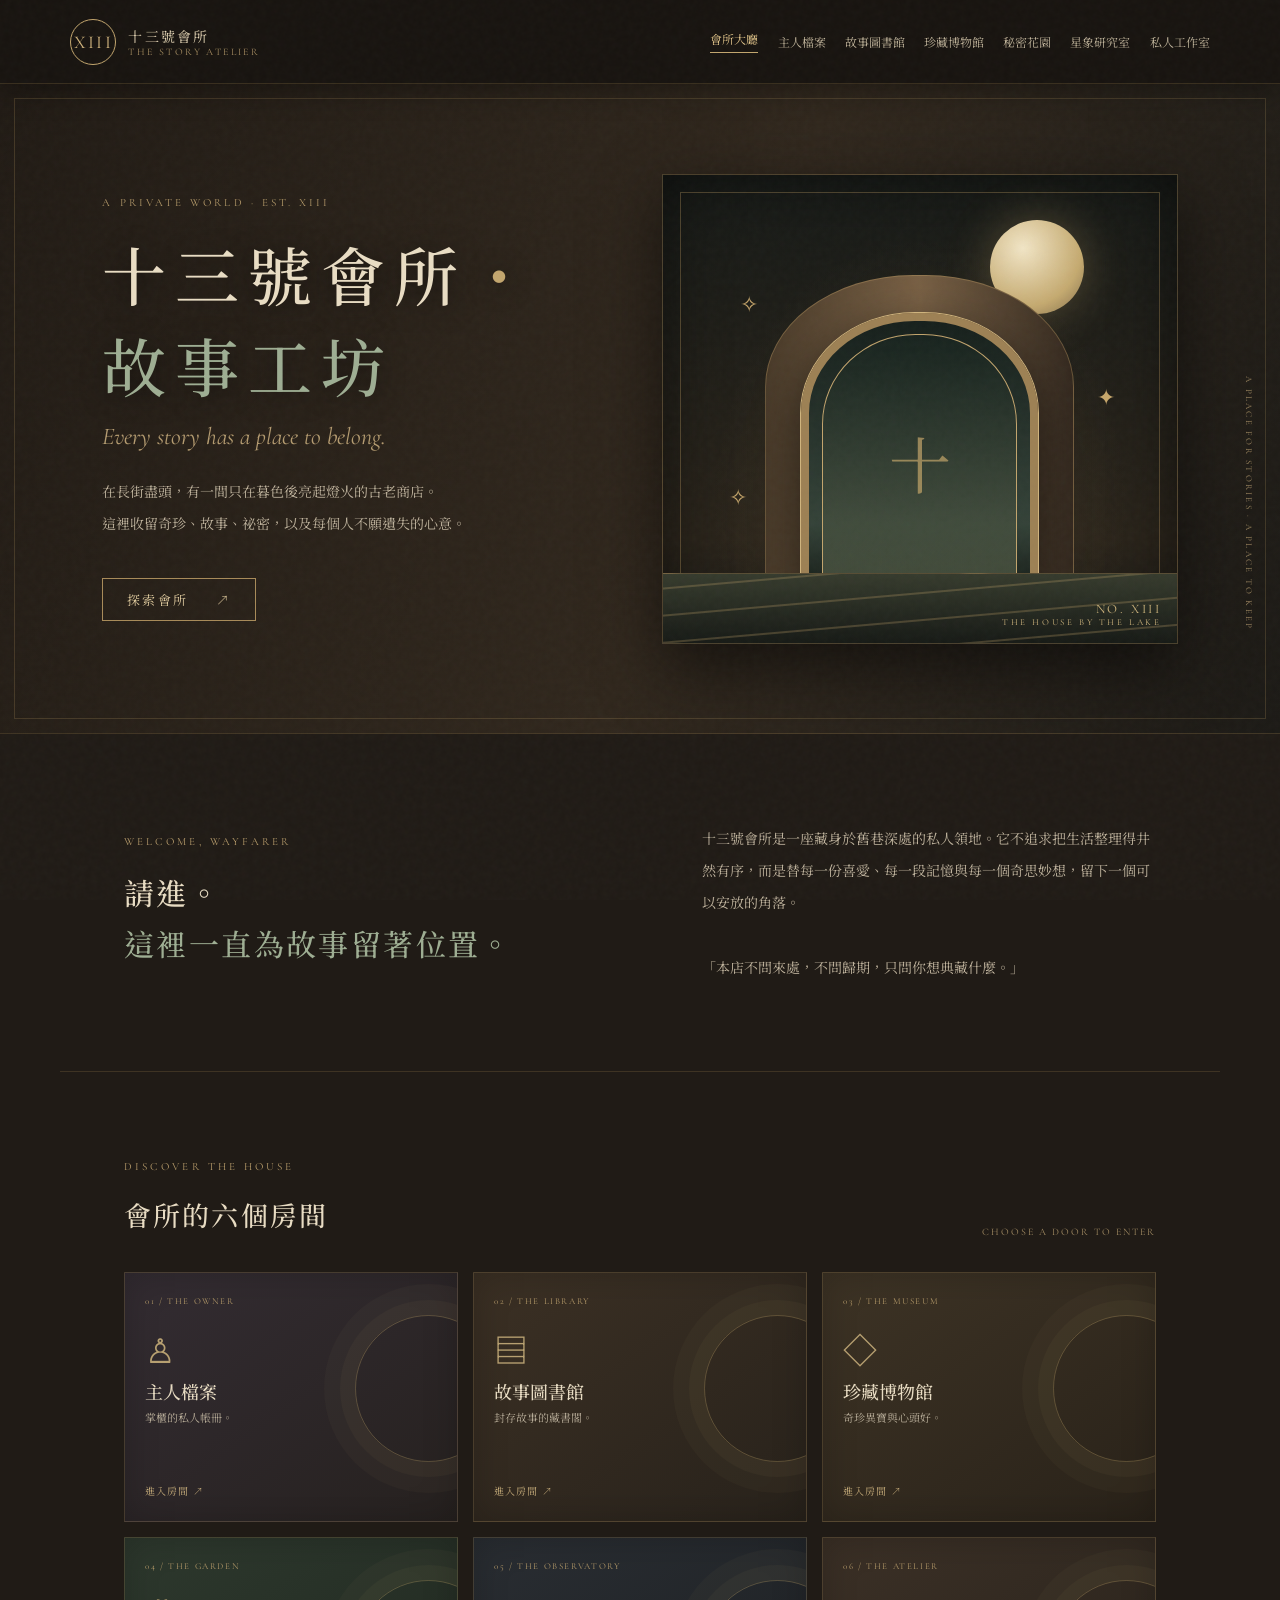
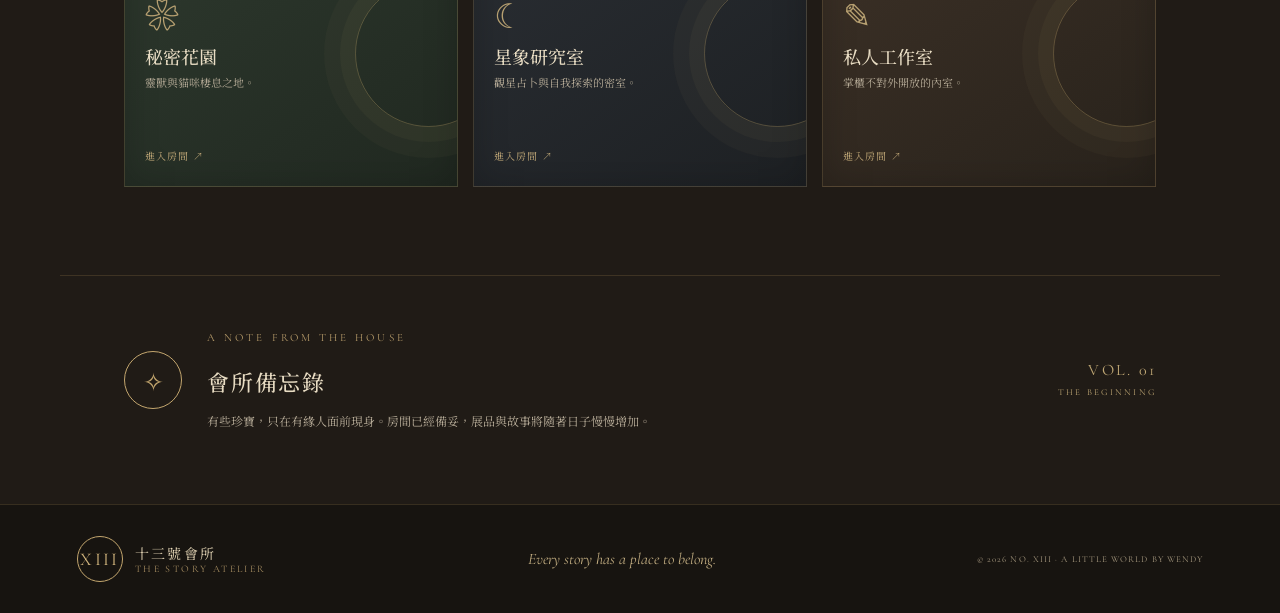
<file: index.html>
<!doctype html>
<html lang="zh-Hant">
<head>
<meta charset="utf-8"><meta name="viewport" content="width=device-width,initial-scale=1">
<meta name="description" content="十三號會所・故事工坊——每個故事，都值得擁有一個安放的地方。">
<title>十三號會所・故事工坊 | NO. XIII</title><link rel="stylesheet" href="style.css">
</head>
<body>
<div class="grain"></div>
<header class="topbar"><a class="brand" href="index.html"><span class="brand-mark">XIII</span><span>十三號會所<small>THE STORY ATELIER</small></span></a><button class="menu-toggle" aria-label="開啟選單" aria-expanded="false">☰</button><nav><a class="active" href="index.html">會所大廳</a><a href="owner.html">主人檔案</a><a href="library.html">故事圖書館</a><a href="museum.html">珍藏博物館</a><a href="garden.html">秘密花園</a><a href="observatory.html">星象研究室</a><a href="atelier.html">私人工作室</a></nav></header>
<main>
<section class="hero"><div class="hero-copy"><p class="eyebrow">A PRIVATE WORLD · EST. XIII</p><h1>十三號會所<span>・</span><br><em>故事工坊</em></h1><p class="hero-en">Every story has a place to belong.</p><p class="hero-desc">在長街盡頭，有一間只在暮色後亮起燈火的古老商店。<br>這裡收留奇珍、故事、祕密，以及每個人不願遺失的心意。</p><a class="cta" href="#rooms">探索會所 <span>↗</span></a></div><div class="hero-art"><div class="moon"></div><div class="arch arch-back"></div><div class="arch arch-front"><div class="arch-window"></div></div><div class="water"></div><div class="spark s1">✧</div><div class="spark s2">✦</div><div class="spark s3">✧</div><div class="art-label">NO. XIII <small>THE HOUSE BY THE LAKE</small></div></div><div class="hero-side">A PLACE FOR STORIES · A PLACE TO KEEP</div></section>
<section class="intro section-wrap"><div><p class="eyebrow">WELCOME, WAYFARER</p><h2>請進。<br><em>這裡一直為故事留著位置。</em></h2></div><p>十三號會所是一座藏身於舊巷深處的私人領地。它不追求把生活整理得井然有序，而是替每一份喜愛、每一段記憶與每一個奇思妙想，留下一個可以安放的角落。<br><br>「本店不問來處，不問歸期，只問你想典藏什麼。」</p></section>
<section id="rooms" class="rooms section-wrap"><div class="section-heading"><div><p class="eyebrow">DISCOVER THE HOUSE</p><h2>會所的六個房間</h2></div><span class="heading-note">CHOOSE A DOOR TO ENTER</span></div><div class="room-grid">
<a class="room-card room-owner" href="owner.html"><span class="room-no">01 / THE OWNER</span><span class="room-symbol">♙</span><h3>主人檔案</h3><p>掌櫃的私人帳冊。</p><b>進入房間 ↗</b></a>
<a class="room-card room-library" href="library.html"><span class="room-no">02 / THE LIBRARY</span><span class="room-symbol">▤</span><h3>故事圖書館</h3><p>封存故事的藏書閣。</p><b>進入房間 ↗</b></a>
<a class="room-card room-museum" href="museum.html"><span class="room-no">03 / THE MUSEUM</span><span class="room-symbol">◇</span><h3>珍藏博物館</h3><p>奇珍異寶與心頭好。</p><b>進入房間 ↗</b></a>
<a class="room-card room-garden" href="garden.html"><span class="room-no">04 / THE GARDEN</span><span class="room-symbol">❀</span><h3>秘密花園</h3><p>靈獸與貓咪棲息之地。</p><b>進入房間 ↗</b></a>
<a class="room-card room-observatory" href="observatory.html"><span class="room-no">05 / THE OBSERVATORY</span><span class="room-symbol">☾</span><h3>星象研究室</h3><p>觀星占卜與自我探索的密室。</p><b>進入房間 ↗</b></a>
<a class="room-card room-atelier" href="atelier.html"><span class="room-no">06 / THE ATELIER</span><span class="room-symbol">✎</span><h3>私人工作室</h3><p>掌櫃不對外開放的內室。</p><b>進入房間 ↗</b></a>
</div></section>
<section class="notice section-wrap"><div class="notice-icon">✧</div><div><p class="eyebrow">A NOTE FROM THE HOUSE</p><h2>會所備忘錄</h2><p>有些珍寶，只在有緣人面前現身。房間已經備妥，展品與故事將隨著日子慢慢增加。</p></div><div class="notice-date">VOL. 01<br><small>THE BEGINNING</small></div></section>
</main>
<footer><a class="brand" href="index.html"><span class="brand-mark">XIII</span><span>十三號會所<small>THE STORY ATELIER</small></span></a><p>Every story has a place to belong.</p><small>© 2026 NO. XIII · A LITTLE WORLD BY WENDY</small></footer>
<script src="script.js"></script></body></html>
</file>
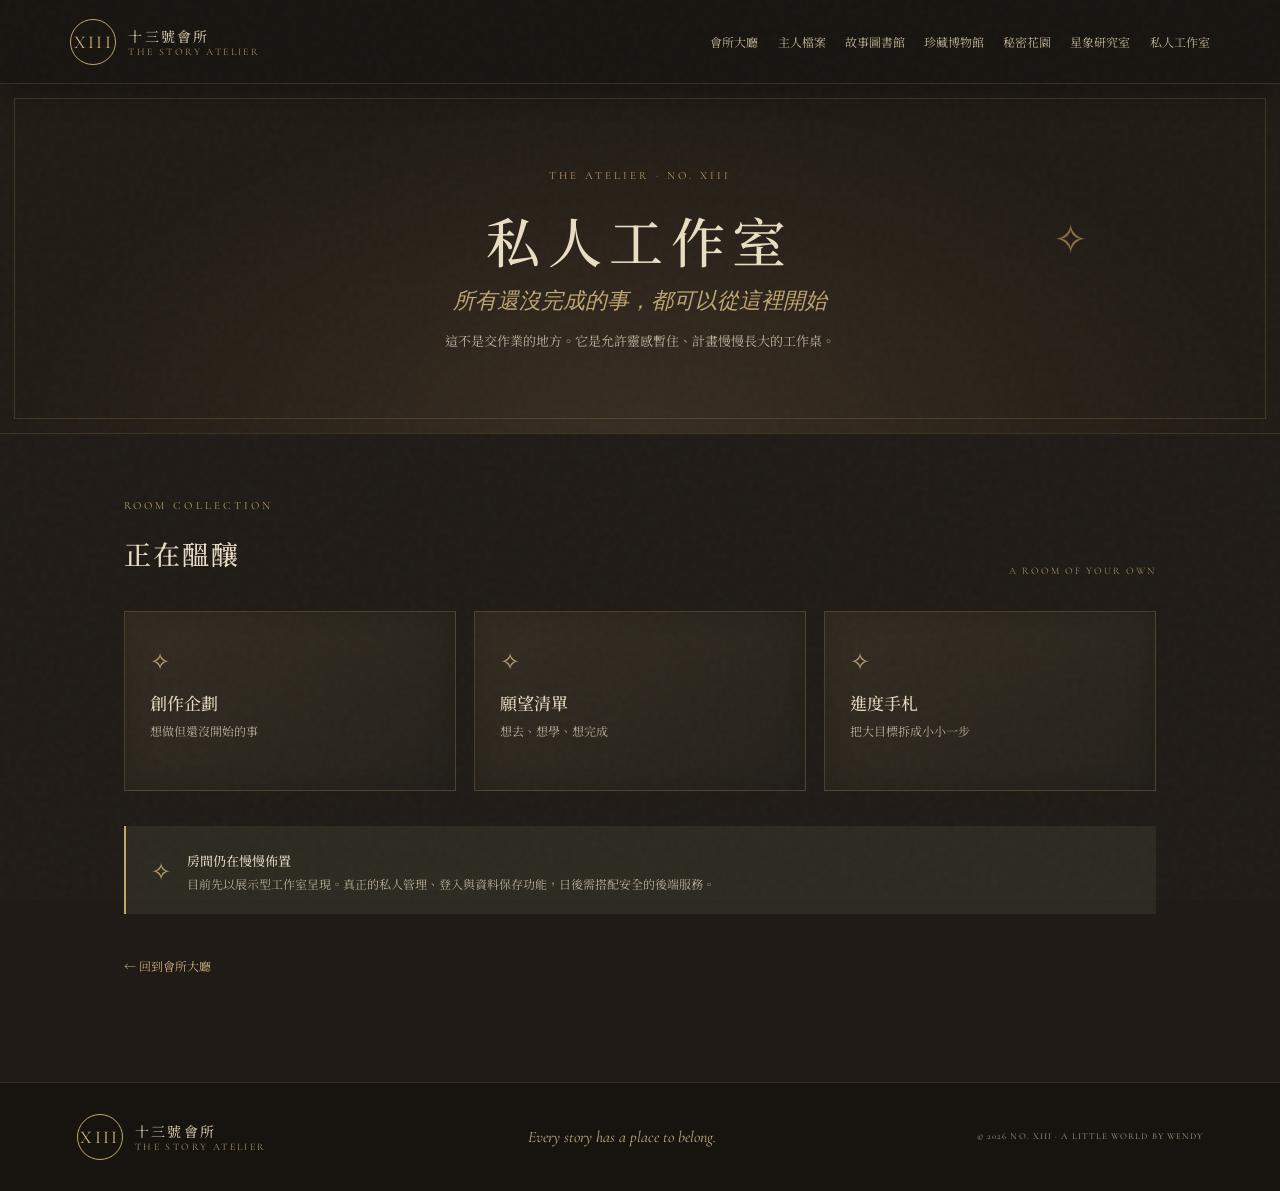
<file: atelier.html>
<!doctype html><html lang="zh-Hant"><head><meta charset="utf-8"><meta name="viewport" content="width=device-width,initial-scale=1"><meta name="description" content="十三號會所・私人工作室"><title>私人工作室 | 十三號會所</title><link rel="stylesheet" href="style.css"></head><body><div class="grain"></div><header class="topbar"><a class="brand" href="index.html"><span class="brand-mark">XIII</span><span>十三號會所<small>THE STORY ATELIER</small></span></a><button class="menu-toggle" aria-label="開啟選單" aria-expanded="false">☰</button><nav><a href="index.html">會所大廳</a><a href="owner.html">主人檔案</a><a href="library.html">故事圖書館</a><a href="museum.html">珍藏博物館</a><a href="garden.html">秘密花園</a><a href="observatory.html">星象研究室</a><a href="atelier.html">私人工作室</a></nav></header><main><section class="page-hero"><p class="eyebrow">THE ATELIER · NO. XIII</p><h1>私人工作室</h1><p class="page-en">所有還沒完成的事，都可以從這裡開始</p><p>這不是交作業的地方。它是允許靈感暫住、計畫慢慢長大的工作桌。</p><div class="page-orbit">✧</div></section><section class="section-wrap page-content"><div class="section-heading"><div><p class="eyebrow">ROOM COLLECTION</p><h2>正在醞釀</h2></div><span class="heading-note">A ROOM OF YOUR OWN</span></div><div class="detail-grid"><article class="detail-card"><span>✧</span><h3>創作企劃</h3><p>想做但還沒開始的事</p></article><article class="detail-card"><span>✧</span><h3>願望清單</h3><p>想去、想學、想完成</p></article><article class="detail-card"><span>✧</span><h3>進度手札</h3><p>把大目標拆成小小一步</p></article></div><aside class="future-note"><span>✧</span><div><strong>房間仍在慢慢佈置</strong><p>目前先以展示型工作室呈現。真正的私人管理、登入與資料保存功能，日後需搭配安全的後端服務。</p></div></aside><a class="back-link" href="index.html">← 回到會所大廳</a></section></main><footer><a class="brand" href="index.html"><span class="brand-mark">XIII</span><span>十三號會所<small>THE STORY ATELIER</small></span></a><p>Every story has a place to belong.</p><small>© 2026 NO. XIII · A LITTLE WORLD BY WENDY</small></footer><script src="script.js"></script></body></html>
</file>
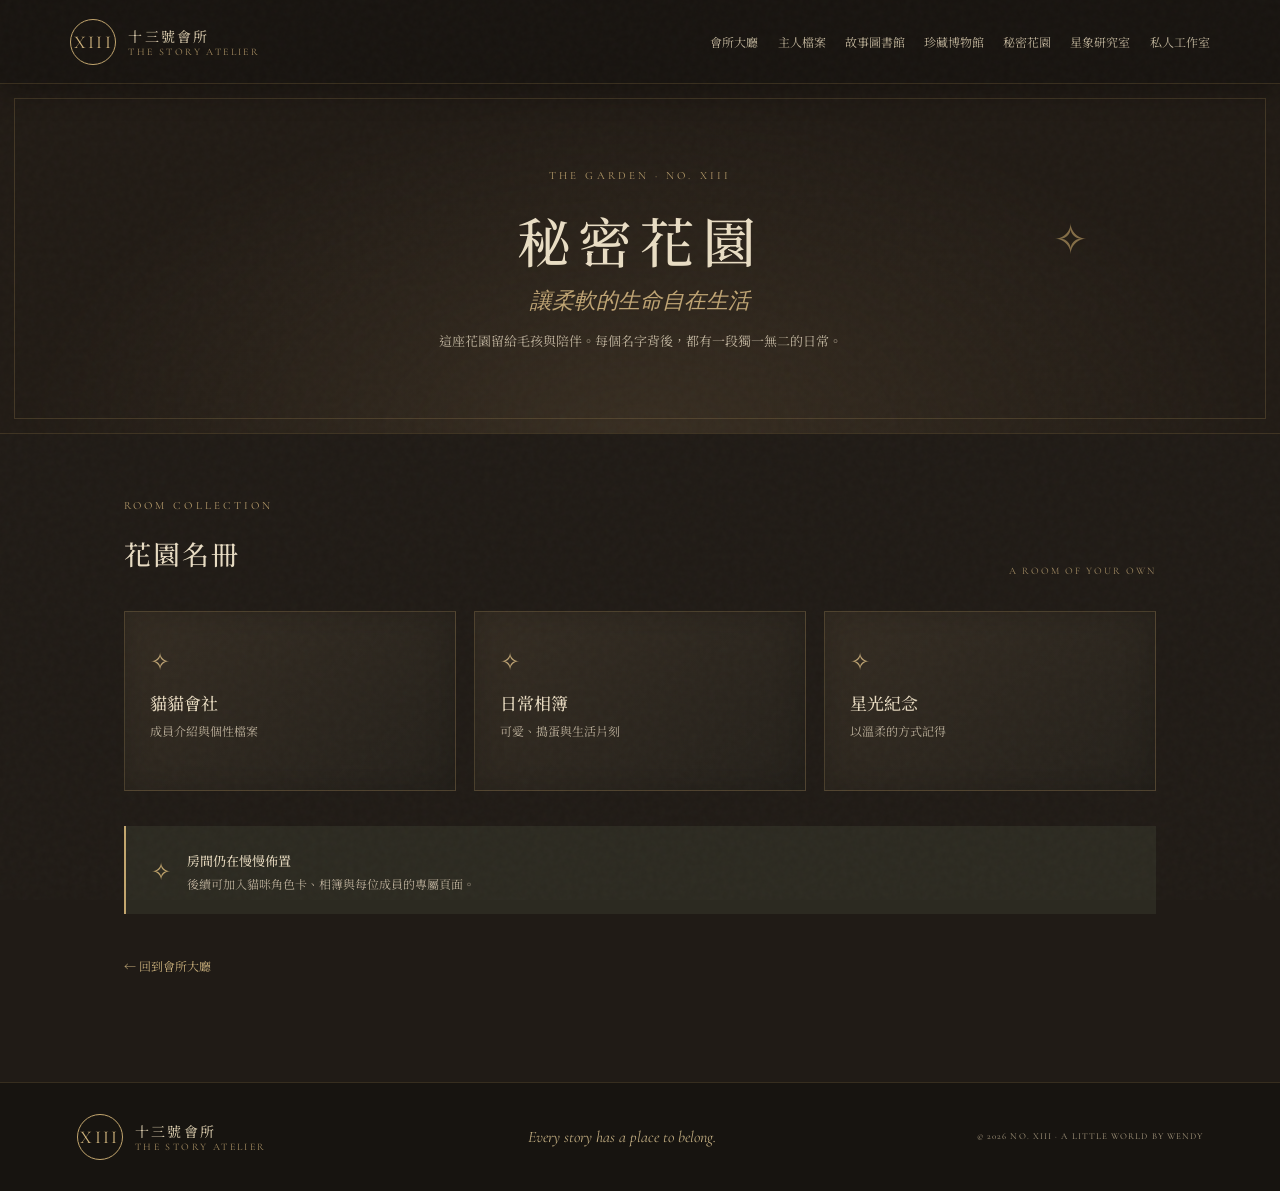
<file: garden.html>
<!doctype html><html lang="zh-Hant"><head><meta charset="utf-8"><meta name="viewport" content="width=device-width,initial-scale=1"><meta name="description" content="十三號會所・秘密花園"><title>秘密花園 | 十三號會所</title><link rel="stylesheet" href="style.css"></head><body><div class="grain"></div><header class="topbar"><a class="brand" href="index.html"><span class="brand-mark">XIII</span><span>十三號會所<small>THE STORY ATELIER</small></span></a><button class="menu-toggle" aria-label="開啟選單" aria-expanded="false">☰</button><nav><a href="index.html">會所大廳</a><a href="owner.html">主人檔案</a><a href="library.html">故事圖書館</a><a href="museum.html">珍藏博物館</a><a href="garden.html">秘密花園</a><a href="observatory.html">星象研究室</a><a href="atelier.html">私人工作室</a></nav></header><main><section class="page-hero"><p class="eyebrow">THE GARDEN · NO. XIII</p><h1>秘密花園</h1><p class="page-en">讓柔軟的生命自在生活</p><p>這座花園留給毛孩與陪伴。每個名字背後，都有一段獨一無二的日常。</p><div class="page-orbit">✧</div></section><section class="section-wrap page-content"><div class="section-heading"><div><p class="eyebrow">ROOM COLLECTION</p><h2>花園名冊</h2></div><span class="heading-note">A ROOM OF YOUR OWN</span></div><div class="detail-grid"><article class="detail-card"><span>✧</span><h3>貓貓會社</h3><p>成員介紹與個性檔案</p></article><article class="detail-card"><span>✧</span><h3>日常相簿</h3><p>可愛、搗蛋與生活片刻</p></article><article class="detail-card"><span>✧</span><h3>星光紀念</h3><p>以溫柔的方式記得</p></article></div><aside class="future-note"><span>✧</span><div><strong>房間仍在慢慢佈置</strong><p>後續可加入貓咪角色卡、相簿與每位成員的專屬頁面。</p></div></aside><a class="back-link" href="index.html">← 回到會所大廳</a></section></main><footer><a class="brand" href="index.html"><span class="brand-mark">XIII</span><span>十三號會所<small>THE STORY ATELIER</small></span></a><p>Every story has a place to belong.</p><small>© 2026 NO. XIII · A LITTLE WORLD BY WENDY</small></footer><script src="script.js"></script></body></html>
</file>
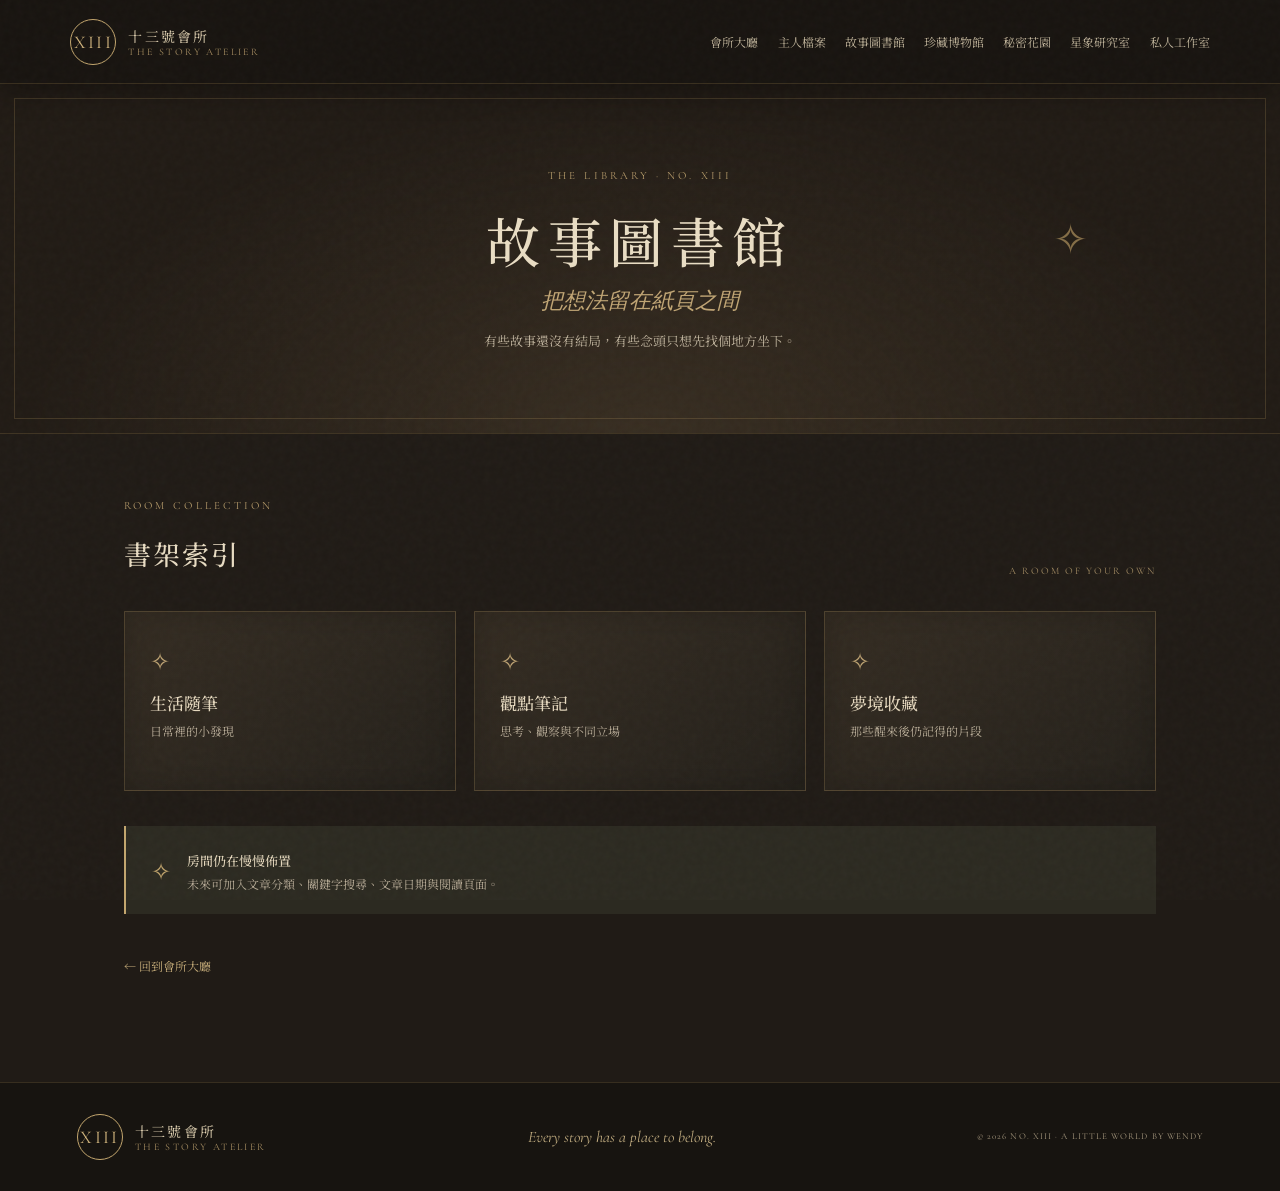
<file: library.html>
<!doctype html><html lang="zh-Hant"><head><meta charset="utf-8"><meta name="viewport" content="width=device-width,initial-scale=1"><meta name="description" content="十三號會所・故事圖書館"><title>故事圖書館 | 十三號會所</title><link rel="stylesheet" href="style.css"></head><body><div class="grain"></div><header class="topbar"><a class="brand" href="index.html"><span class="brand-mark">XIII</span><span>十三號會所<small>THE STORY ATELIER</small></span></a><button class="menu-toggle" aria-label="開啟選單" aria-expanded="false">☰</button><nav><a href="index.html">會所大廳</a><a href="owner.html">主人檔案</a><a href="library.html">故事圖書館</a><a href="museum.html">珍藏博物館</a><a href="garden.html">秘密花園</a><a href="observatory.html">星象研究室</a><a href="atelier.html">私人工作室</a></nav></header><main><section class="page-hero"><p class="eyebrow">THE LIBRARY · NO. XIII</p><h1>故事圖書館</h1><p class="page-en">把想法留在紙頁之間</p><p>有些故事還沒有結局，有些念頭只想先找個地方坐下。</p><div class="page-orbit">✧</div></section><section class="section-wrap page-content"><div class="section-heading"><div><p class="eyebrow">ROOM COLLECTION</p><h2>書架索引</h2></div><span class="heading-note">A ROOM OF YOUR OWN</span></div><div class="detail-grid"><article class="detail-card"><span>✧</span><h3>生活隨筆</h3><p>日常裡的小發現</p></article><article class="detail-card"><span>✧</span><h3>觀點筆記</h3><p>思考、觀察與不同立場</p></article><article class="detail-card"><span>✧</span><h3>夢境收藏</h3><p>那些醒來後仍記得的片段</p></article></div><aside class="future-note"><span>✧</span><div><strong>房間仍在慢慢佈置</strong><p>未來可加入文章分類、關鍵字搜尋、文章日期與閱讀頁面。</p></div></aside><a class="back-link" href="index.html">← 回到會所大廳</a></section></main><footer><a class="brand" href="index.html"><span class="brand-mark">XIII</span><span>十三號會所<small>THE STORY ATELIER</small></span></a><p>Every story has a place to belong.</p><small>© 2026 NO. XIII · A LITTLE WORLD BY WENDY</small></footer><script src="script.js"></script></body></html>
</file>
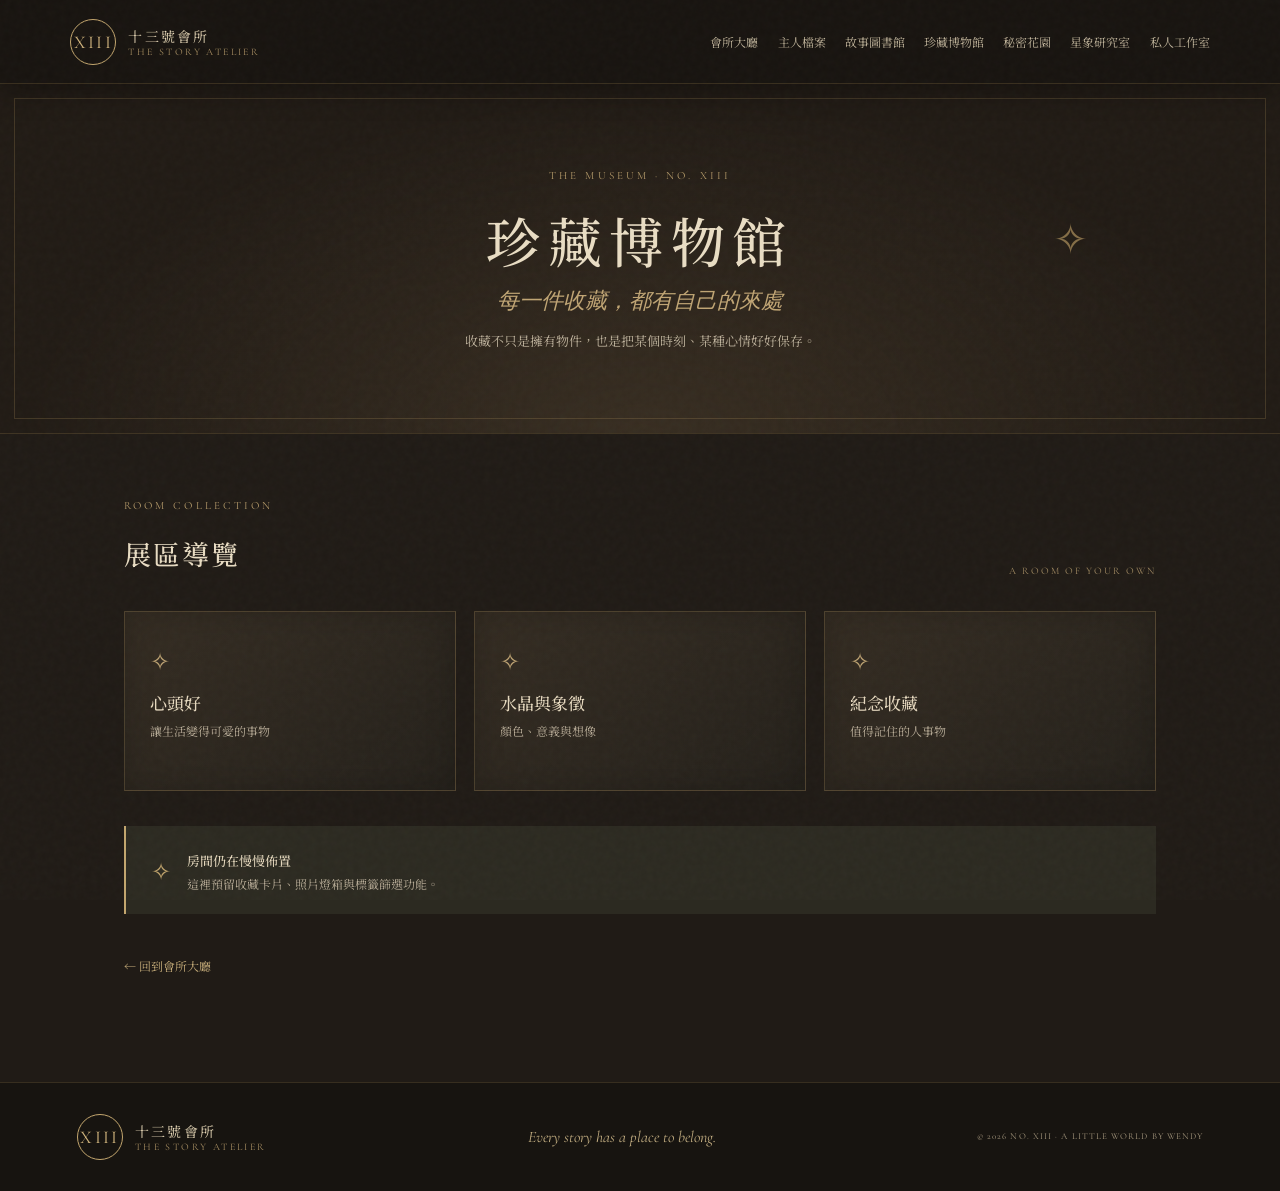
<file: museum.html>
<!doctype html><html lang="zh-Hant"><head><meta charset="utf-8"><meta name="viewport" content="width=device-width,initial-scale=1"><meta name="description" content="十三號會所・珍藏博物館"><title>珍藏博物館 | 十三號會所</title><link rel="stylesheet" href="style.css"></head><body><div class="grain"></div><header class="topbar"><a class="brand" href="index.html"><span class="brand-mark">XIII</span><span>十三號會所<small>THE STORY ATELIER</small></span></a><button class="menu-toggle" aria-label="開啟選單" aria-expanded="false">☰</button><nav><a href="index.html">會所大廳</a><a href="owner.html">主人檔案</a><a href="library.html">故事圖書館</a><a href="museum.html">珍藏博物館</a><a href="garden.html">秘密花園</a><a href="observatory.html">星象研究室</a><a href="atelier.html">私人工作室</a></nav></header><main><section class="page-hero"><p class="eyebrow">THE MUSEUM · NO. XIII</p><h1>珍藏博物館</h1><p class="page-en">每一件收藏，都有自己的來處</p><p>收藏不只是擁有物件，也是把某個時刻、某種心情好好保存。</p><div class="page-orbit">✧</div></section><section class="section-wrap page-content"><div class="section-heading"><div><p class="eyebrow">ROOM COLLECTION</p><h2>展區導覽</h2></div><span class="heading-note">A ROOM OF YOUR OWN</span></div><div class="detail-grid"><article class="detail-card"><span>✧</span><h3>心頭好</h3><p>讓生活變得可愛的事物</p></article><article class="detail-card"><span>✧</span><h3>水晶與象徵</h3><p>顏色、意義與想像</p></article><article class="detail-card"><span>✧</span><h3>紀念收藏</h3><p>值得記住的人事物</p></article></div><aside class="future-note"><span>✧</span><div><strong>房間仍在慢慢佈置</strong><p>這裡預留收藏卡片、照片燈箱與標籤篩選功能。</p></div></aside><a class="back-link" href="index.html">← 回到會所大廳</a></section></main><footer><a class="brand" href="index.html"><span class="brand-mark">XIII</span><span>十三號會所<small>THE STORY ATELIER</small></span></a><p>Every story has a place to belong.</p><small>© 2026 NO. XIII · A LITTLE WORLD BY WENDY</small></footer><script src="script.js"></script></body></html>
</file>
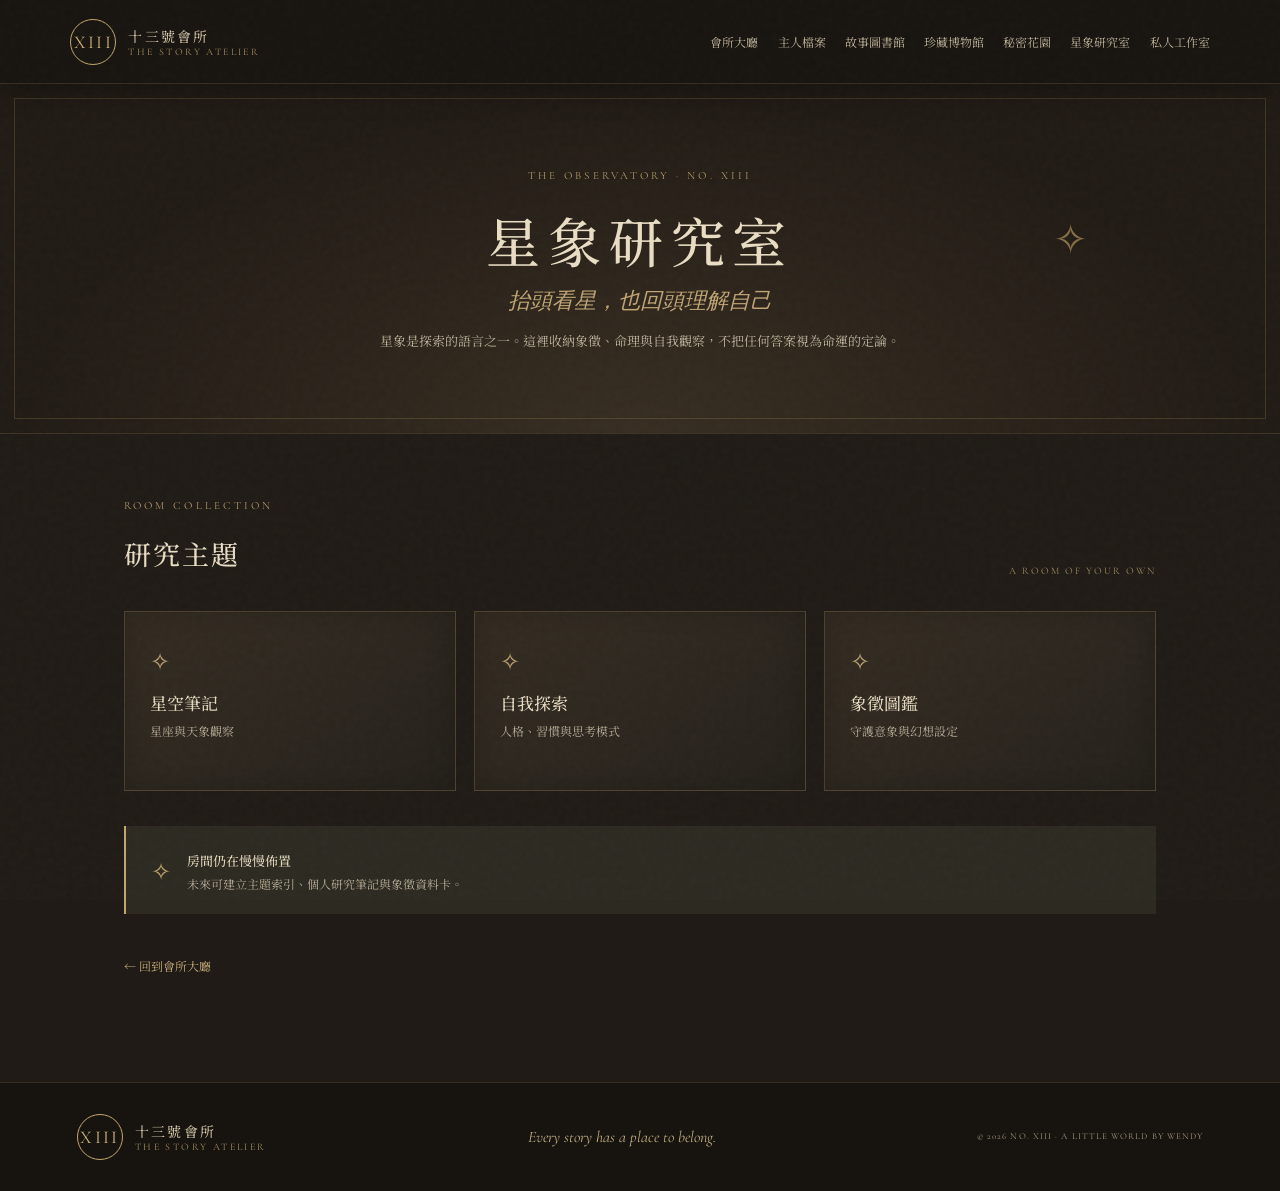
<file: observatory.html>
<!doctype html><html lang="zh-Hant"><head><meta charset="utf-8"><meta name="viewport" content="width=device-width,initial-scale=1"><meta name="description" content="十三號會所・星象研究室"><title>星象研究室 | 十三號會所</title><link rel="stylesheet" href="style.css"></head><body><div class="grain"></div><header class="topbar"><a class="brand" href="index.html"><span class="brand-mark">XIII</span><span>十三號會所<small>THE STORY ATELIER</small></span></a><button class="menu-toggle" aria-label="開啟選單" aria-expanded="false">☰</button><nav><a href="index.html">會所大廳</a><a href="owner.html">主人檔案</a><a href="library.html">故事圖書館</a><a href="museum.html">珍藏博物館</a><a href="garden.html">秘密花園</a><a href="observatory.html">星象研究室</a><a href="atelier.html">私人工作室</a></nav></header><main><section class="page-hero"><p class="eyebrow">THE OBSERVATORY · NO. XIII</p><h1>星象研究室</h1><p class="page-en">抬頭看星，也回頭理解自己</p><p>星象是探索的語言之一。這裡收納象徵、命理與自我觀察，不把任何答案視為命運的定論。</p><div class="page-orbit">✧</div></section><section class="section-wrap page-content"><div class="section-heading"><div><p class="eyebrow">ROOM COLLECTION</p><h2>研究主題</h2></div><span class="heading-note">A ROOM OF YOUR OWN</span></div><div class="detail-grid"><article class="detail-card"><span>✧</span><h3>星空筆記</h3><p>星座與天象觀察</p></article><article class="detail-card"><span>✧</span><h3>自我探索</h3><p>人格、習慣與思考模式</p></article><article class="detail-card"><span>✧</span><h3>象徵圖鑑</h3><p>守護意象與幻想設定</p></article></div><aside class="future-note"><span>✧</span><div><strong>房間仍在慢慢佈置</strong><p>未來可建立主題索引、個人研究筆記與象徵資料卡。</p></div></aside><a class="back-link" href="index.html">← 回到會所大廳</a></section></main><footer><a class="brand" href="index.html"><span class="brand-mark">XIII</span><span>十三號會所<small>THE STORY ATELIER</small></span></a><p>Every story has a place to belong.</p><small>© 2026 NO. XIII · A LITTLE WORLD BY WENDY</small></footer><script src="script.js"></script></body></html>
</file>
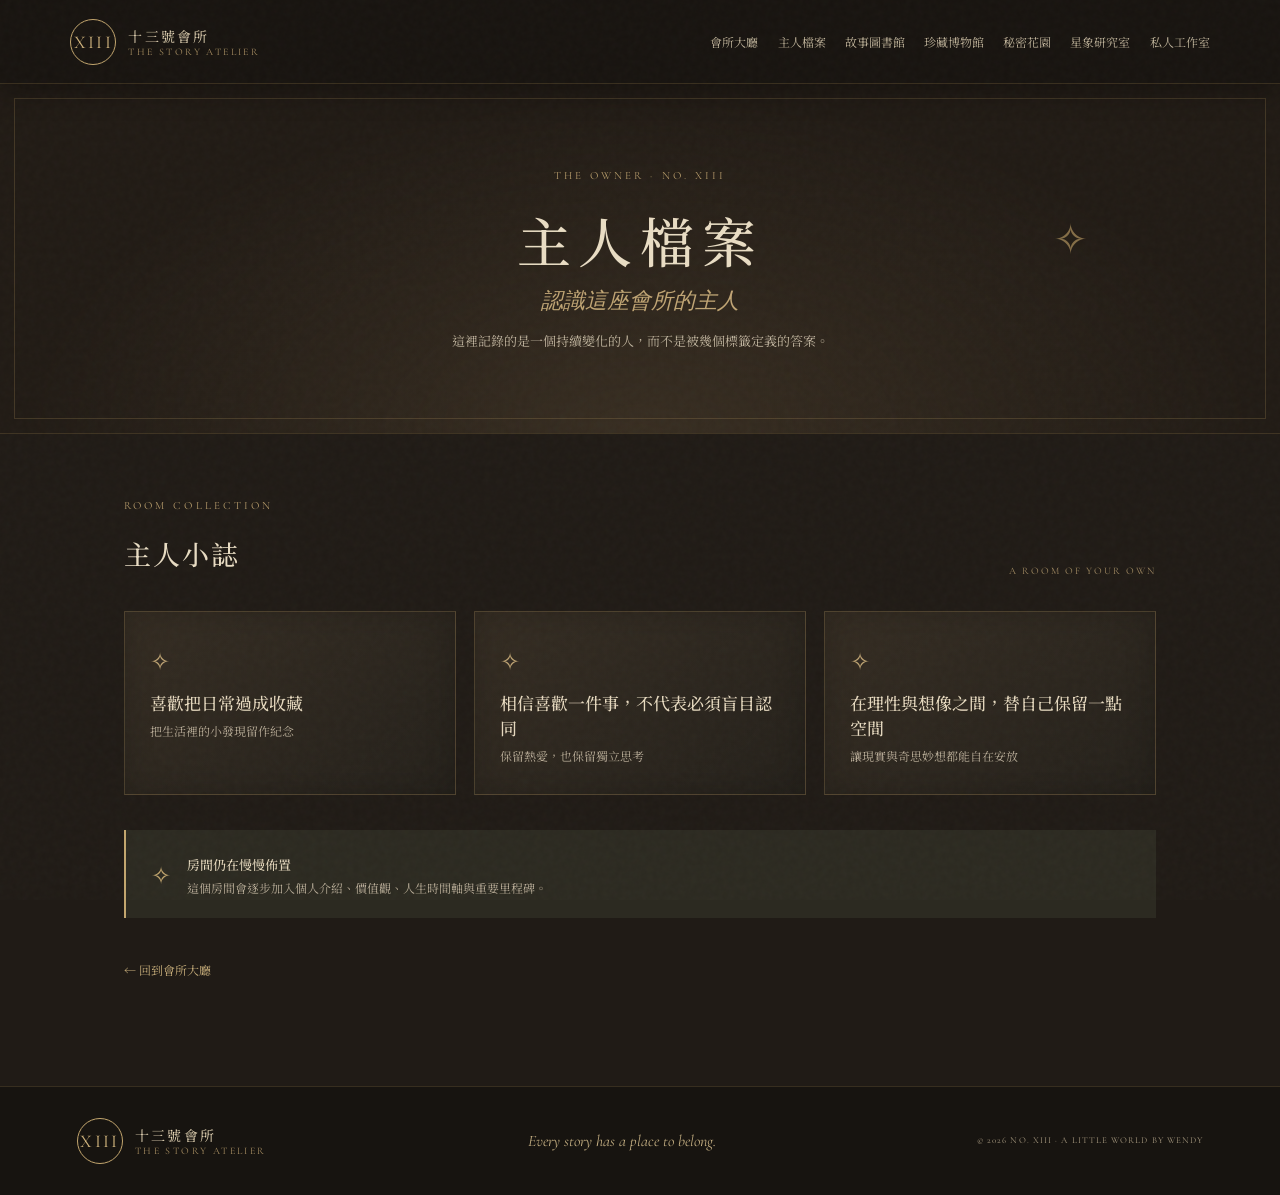
<file: owner.html>
<!doctype html><html lang="zh-Hant"><head><meta charset="utf-8"><meta name="viewport" content="width=device-width,initial-scale=1"><meta name="description" content="十三號會所・主人檔案"><title>主人檔案 | 十三號會所</title><link rel="stylesheet" href="style.css"></head><body><div class="grain"></div><header class="topbar"><a class="brand" href="index.html"><span class="brand-mark">XIII</span><span>十三號會所<small>THE STORY ATELIER</small></span></a><button class="menu-toggle" aria-label="開啟選單" aria-expanded="false">☰</button><nav><a href="index.html">會所大廳</a><a href="owner.html">主人檔案</a><a href="library.html">故事圖書館</a><a href="museum.html">珍藏博物館</a><a href="garden.html">秘密花園</a><a href="observatory.html">星象研究室</a><a href="atelier.html">私人工作室</a></nav></header><main><section class="page-hero"><p class="eyebrow">THE OWNER · NO. XIII</p><h1>主人檔案</h1><p class="page-en">認識這座會所的主人</p><p>這裡記錄的是一個持續變化的人，而不是被幾個標籤定義的答案。</p><div class="page-orbit">✧</div></section><section class="section-wrap page-content"><div class="section-heading"><div><p class="eyebrow">ROOM COLLECTION</p><h2>主人小誌</h2></div><span class="heading-note">A ROOM OF YOUR OWN</span></div><div class="detail-grid"><article class="detail-card"><span>✧</span><h3>喜歡把日常過成收藏</h3><p>把生活裡的小發現留作紀念</p></article><article class="detail-card"><span>✧</span><h3>相信喜歡一件事，不代表必須盲目認同</h3><p>保留熱愛，也保留獨立思考</p></article><article class="detail-card"><span>✧</span><h3>在理性與想像之間，替自己保留一點空間</h3><p>讓現實與奇思妙想都能自在安放</p></article></div><aside class="future-note"><span>✧</span><div><strong>房間仍在慢慢佈置</strong><p>這個房間會逐步加入個人介紹、價值觀、人生時間軸與重要里程碑。</p></div></aside><a class="back-link" href="index.html">← 回到會所大廳</a></section></main><footer><a class="brand" href="index.html"><span class="brand-mark">XIII</span><span>十三號會所<small>THE STORY ATELIER</small></span></a><p>Every story has a place to belong.</p><small>© 2026 NO. XIII · A LITTLE WORLD BY WENDY</small></footer><script src="script.js"></script></body></html>
</file>
<file: style.css>
@import url('https://fonts.googleapis.com/css2?family=Cormorant+Garamond:ital,wght@0,400;0,500;1,400&family=Noto+Serif+TC:wght@400;500;600&display=swap');
:root{--bg:#201b16;--panel:#30271f;--ink:#e8dcc3;--muted:#bdb19c;--gold:#c3a66e;--line:#8d744744;--green:#9eae93}
*{box-sizing:border-box}html{scroll-behavior:smooth}body{margin:0;background:var(--bg);color:var(--ink);font-family:'Noto Serif TC',serif}a{color:inherit;text-decoration:none}.grain{position:fixed;inset:0;pointer-events:none;z-index:30;opacity:.11;background-image:url("data:image/svg+xml,%3Csvg viewBox='0 0 180 180' xmlns='http://www.w3.org/2000/svg'%3E%3Cfilter id='n'%3E%3CfeTurbulence type='fractalNoise' baseFrequency='.8' numOctaves='4' stitchTiles='stitch'/%3E%3C/filter%3E%3Crect width='100%25' height='100%25' filter='url(%23n)' opacity='.24'/%3E%3C/svg%3E")}
.topbar{min-height:84px;padding:13px 5.5%;display:flex;align-items:center;justify-content:space-between;border-bottom:1px solid var(--line);background:#191510f2;position:sticky;top:0;z-index:20;box-shadow:0 8px 28px #0005}.brand{display:flex;align-items:center;gap:12px;font-size:14px;letter-spacing:.16em;white-space:nowrap;color:#e7d8b8}.brand small{display:block;font:10px 'Cormorant Garamond',serif;letter-spacing:.24em;color:#a78e62}.brand-mark{width:46px;height:46px;border:1px solid var(--gold);border-radius:50%;display:grid;place-items:center;color:#d0b47d;font:18px 'Cormorant Garamond',serif}
nav{display:flex;gap:clamp(9px,1.5vw,22px);align-items:center}nav a{font-size:12px;color:#c0b49b;white-space:nowrap}nav a:hover,nav a.active{color:#e2c58b}nav a.active:after{content:'';display:block;height:1px;background:var(--gold);margin-top:5px}.menu-toggle{display:none;border:1px solid var(--line);background:transparent;color:var(--ink);font-size:21px;padding:4px 10px}
.hero{min-height:650px;padding:76px 8%;display:grid;grid-template-columns:1fr 1fr;align-items:center;gap:4%;overflow:hidden;background:linear-gradient(110deg,#211b15,#30271d 55%,#1c1a16);position:relative;border-bottom:1px solid var(--line)}.hero:before,.page-hero:before{content:'';position:absolute;inset:14px;border:1px solid #b99a6238;pointer-events:none}.hero-copy{position:relative;z-index:2}.eyebrow{font:11px 'Cormorant Garamond',serif;letter-spacing:.28em;color:#b69b6a;margin:0 0 19px}.hero h1{font-size:clamp(43px,5vw,69px);line-height:1.42;letter-spacing:.14em;margin:0;font-weight:500;color:#e9ddc4;text-shadow:0 3px 24px #0008}.hero h1 span{color:var(--gold)}h1 em,h2 em{font-style:normal;color:var(--green)}.hero-en{font:italic 24px 'Cormorant Garamond',serif;color:#b49b70;margin:12px 0 24px}.hero-desc{font-size:14px;line-height:2.3;color:#c0b49e}.cta{display:inline-flex;gap:28px;align-items:center;margin-top:24px;padding:11px 24px;border:1px solid #a88b59;color:#dec99d;font-size:13px;letter-spacing:.16em}.cta:hover{background:#725c3b33;transform:translateY(-2px)}
.hero-art{height:470px;position:relative;max-width:560px;width:100%;justify-self:center;overflow:hidden;background:radial-gradient(ellipse at 50% 72%,#9c81503d,transparent 57%),linear-gradient(180deg,#171a17,#29231a 78%,#181713);border:1px solid #a88b5959;box-shadow:0 22px 60px #0008,inset 0 0 60px #0008}.hero-art:before{content:'';position:absolute;inset:17px;border:1px solid #b99a6255}.moon{position:absolute;width:94px;height:94px;border-radius:50%;background:radial-gradient(circle at 35% 30%,#f1e5c6,#c5aa70 65%,#806c4b);top:45px;right:18%;box-shadow:0 0 45px #c4a66a55}.arch{position:absolute;bottom:48px;left:20%;width:60%;height:320px;border-radius:48% 48% 0 0/35% 35% 0 0}.arch-back{background:linear-gradient(90deg,#493a29,#786044 50%,#34291f);border:1px solid #b99a6266}.arch-front{bottom:44px;left:27%;width:46%;height:286px;border:8px solid #9d8154;background:linear-gradient(180deg,#17201c,#344238 75%,#171d18);box-shadow:0 0 0 1px #d0b47d,0 18px 45px #0009}.arch-window{position:absolute;inset:13px 13px 0;border:1px solid #c2a46d;border-radius:48% 48% 0 0/35% 35% 0 0;background:linear-gradient(180deg,#18241fbb,#58614aaa)}.arch-window:after{content:'十';position:absolute;inset:0;display:grid;place-items:center;font-size:62px;color:#c4a66a;opacity:.7}.water{position:absolute;bottom:0;left:0;right:0;height:70px;background:repeating-linear-gradient(175deg,transparent 0 13px,#c6a56a44 14px 15px,transparent 16px 27px),linear-gradient(#363b2d,#171a16);border-top:1px solid #b99a6266}.spark{position:absolute;color:#c6a66b;font-size:22px}.s1{top:24%;left:15%}.s2{top:44%;right:12%}.s3{bottom:28%;left:13%}.art-label{position:absolute;bottom:15px;right:15px;font:13px 'Cormorant Garamond',serif;letter-spacing:.2em;color:#d1b77e;text-align:right}.art-label small{display:block;font-size:9px}.hero-side{position:absolute;right:2%;top:45%;writing-mode:vertical-rl;font:9px 'Cormorant Garamond',serif;letter-spacing:.25em;color:#a38c63}
.section-wrap{max-width:1160px;margin:auto;padding:88px 5%}.intro{display:grid;grid-template-columns:1fr 1fr;gap:12%;align-items:center;border-bottom:1px solid var(--line)}h2{font-size:30px;font-weight:500;line-height:1.7;margin:0;letter-spacing:.08em;color:#e8dcc3}.intro>p{font-size:14px;color:#c0b49e;line-height:2.3;margin:0}.section-heading{display:flex;justify-content:space-between;align-items:end;margin-bottom:34px}.section-heading h2{font-size:27px}.heading-note{font:10px 'Cormorant Garamond',serif;letter-spacing:.2em;color:#a38c63}.room-grid{display:grid;grid-template-columns:repeat(3,1fr);gap:15px}.room-card{min-height:250px;padding:23px 20px;display:flex;flex-direction:column;position:relative;overflow:hidden;border:1px solid #9b805344;transition:.3s;background:linear-gradient(145deg,#393024,#27231d);box-shadow:inset 0 0 35px #0003}.room-card:before{content:'';position:absolute;width:145px;height:145px;border:1px solid #c1a46a55;border-radius:50%;right:-45px;top:42px;box-shadow:0 0 0 15px #c1a46a0c,0 0 0 31px #c1a46a09}.room-card:hover{transform:translateY(-5px);box-shadow:0 15px 35px #0007,inset 0 0 35px #0003;border-color:#c1a46a99}.room-no{font:9px 'Cormorant Garamond',serif;letter-spacing:.18em;color:#b69b6a}.room-symbol{font-size:34px;color:#b7a071;margin:17px 0 5px}.room-card h3{font-size:18px;font-weight:500;margin:0 0 5px;color:#e8dcc3}.room-card p{font-size:11px;color:#b8ad99;margin:0 0 14px}.room-card b{font-size:10px;font-weight:400;letter-spacing:.1em;color:#c7ad7b;margin-top:auto}.room-owner{background:linear-gradient(145deg,#332c32,#26211f)}.room-library{background:linear-gradient(145deg,#3b3024,#28221b)}.room-museum{background:linear-gradient(145deg,#3d3325,#292219)}.room-garden{background:linear-gradient(145deg,#2d382d,#202820)}.room-observatory{background:linear-gradient(145deg,#292d32,#1d2023)}.room-atelier{background:linear-gradient(145deg,#3b3026,#28221b)}
.notice{display:flex;align-items:center;gap:25px;border-top:1px solid var(--line);padding-top:55px;padding-bottom:75px}.notice-icon{width:58px;height:58px;display:grid;place-items:center;border:1px solid var(--gold);border-radius:50%;font-size:25px;color:var(--gold)}.notice h2{font-size:22px}.notice p:not(.eyebrow){font-size:12px;color:#b8ad99;margin-bottom:0}.notice-date{margin-left:auto;text-align:right;font:16px 'Cormorant Garamond',serif;letter-spacing:.14em;color:#c0a875}.notice-date small{font-size:9px}footer{border-top:1px solid var(--line);padding:28px 6%;display:flex;align-items:center;justify-content:space-between;gap:15px;color:#a99b81;background:#171410}footer p{font:italic 16px 'Cormorant Garamond',serif;color:#c2ad81}footer>small{font:9px 'Cormorant Garamond',serif;letter-spacing:.12em}
.page-hero{min-height:340px;padding:85px 8% 70px;text-align:center;position:relative;overflow:hidden;background:radial-gradient(ellipse at 50% 100%,#66523855,#211b15 68%);border-bottom:1px solid var(--line)}.page-hero h1{font-size:clamp(34px,5vw,54px);font-weight:500;letter-spacing:.14em;margin:0 0 8px;color:#e9ddc4}.page-en{font:italic 22px 'Cormorant Garamond',serif;color:#c0a574;margin:0 0 15px}.page-hero>p:last-of-type{font-size:13px;color:#c0b49e}.page-orbit{position:absolute;right:15%;top:35%;font-size:42px;color:#b99a62;opacity:.65}.page-content{padding-top:65px;min-height:440px}.detail-grid{display:grid;grid-template-columns:repeat(3,1fr);gap:18px}.detail-card{padding:30px 25px;min-height:180px;border:1px solid #a88b5944;background:linear-gradient(145deg,#342c22,#25211b);box-shadow:inset 0 0 30px #0003}.detail-card>span{font-size:24px;color:#c0a574}.detail-card h3{font-size:17px;font-weight:500;margin:13px 0 7px;color:#e6d9bf}.detail-card p{font-size:12px;color:#b9ad98;margin:0}.future-note{display:flex;gap:16px;align-items:center;margin:35px 0;padding:22px 25px;background:#2c2a21;border-left:2px solid var(--gold)}.future-note>span{font-size:24px;color:var(--gold)}.future-note strong{font-size:13px;font-weight:500;color:#e5d8bd}.future-note p{font-size:12px;color:#b9ad98;margin:4px 0 0}.back-link{display:inline-block;font-size:12px;color:#c6ad7a;margin:8px 0 20px}
@media(max-width:1050px){.topbar{padding:12px 4%}nav{gap:10px}nav a{font-size:10px}.room-grid{grid-template-columns:repeat(2,1fr)}}@media(max-width:760px){.topbar{min-height:70px}.menu-toggle{display:block}nav{display:none;position:absolute;top:69px;left:0;right:0;background:#211b15;padding:18px 6%;border-bottom:1px solid var(--line);grid-template-columns:repeat(2,1fr);gap:15px}nav.open{display:grid}nav a{font-size:12px}.hero{padding:60px 7% 35px;grid-template-columns:1fr;gap:15px}.hero h1{font-size:45px}.hero-art{height:330px;max-width:440px}.hero-side{display:none}.section-wrap{padding:60px 7%}.intro{grid-template-columns:1fr;gap:20px}.section-heading{align-items:start;gap:15px;flex-direction:column}.room-grid{grid-template-columns:repeat(2,1fr);gap:10px}.room-card{min-height:215px;padding:17px 14px}.room-card h3{font-size:16px}.room-card p{font-size:10px}.notice{align-items:flex-start;gap:14px}.notice-date{font-size:12px}footer{flex-wrap:wrap}footer p{width:100%;order:3;margin:0}.detail-grid{grid-template-columns:1fr}.page-hero{min-height:300px;padding:70px 7%}.page-orbit{right:7%;top:20%}}@media(max-width:390px){.room-grid{grid-template-columns:1fr}.room-card{min-height:190px}.hero h1{font-size:39px}}
</file>
